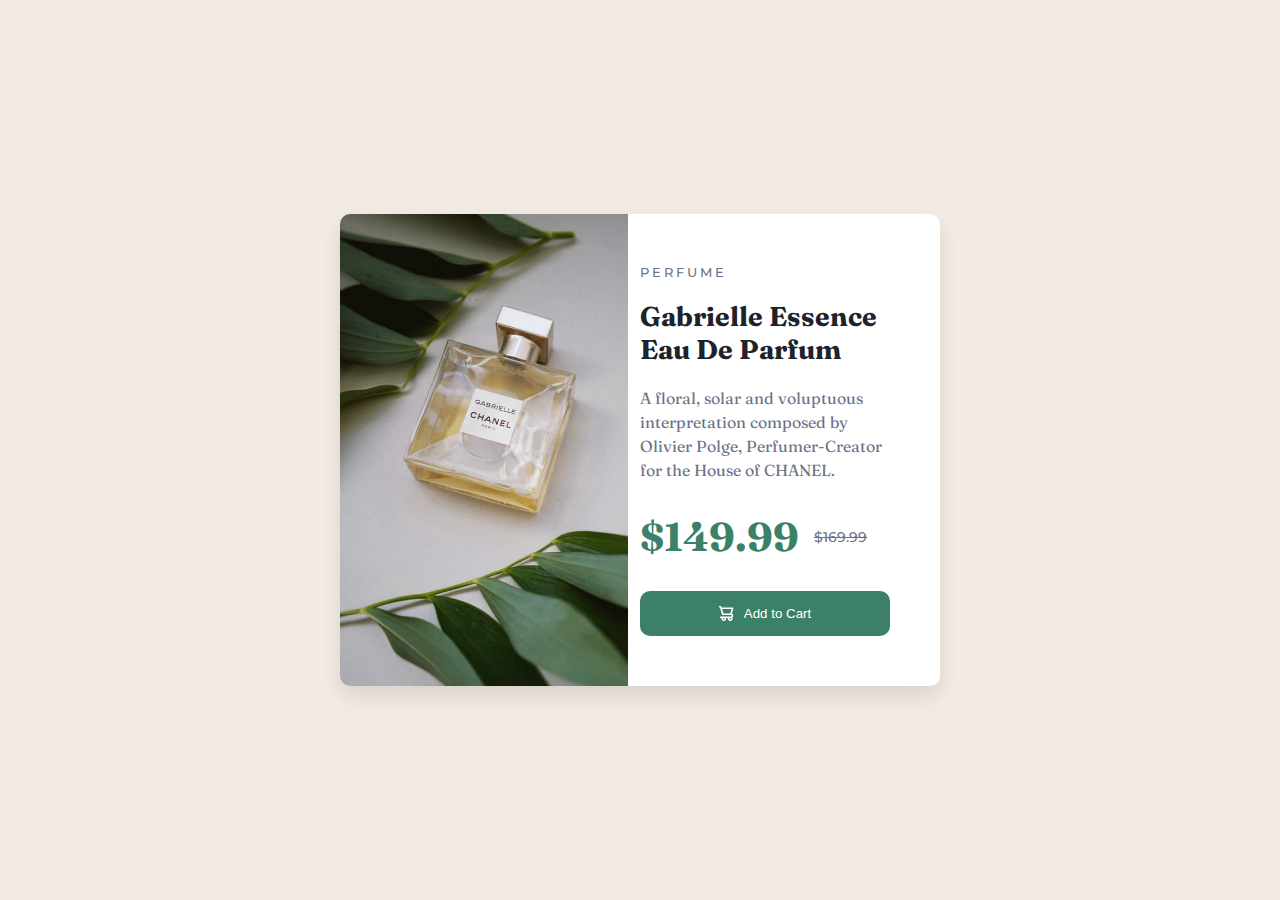
<file: index.html>
<!DOCTYPE html>
<html lang="en">
  <head>
    <meta charset="UTF-8" />
    <meta name="viewport" content="width=device-width, initial-scale=1.0" />
    <link rel="stylesheet" href="styles.css" />
    <link rel="preconnect" href="https://fonts.googleapis.com" />
    <link rel="preconnect" href="https://fonts.gstatic.com" crossorigin />
    <link
      href="https://fonts.googleapis.com/css2?family=Fraunces:ital,opsz,wght@0,9..144,100..900&family=Montserrat:ital,wght@0,100..900;1,100..900&display=swap"
      rel="stylesheet"
    />
    <title>Product Preview Card Component</title>
  </head>
  <body>
    <section class="card-container">
      <div class="background">
        <img src="./images/image-product-desktop.jpg" alt="Product image" />
      </div>
      <div class="side-card">
        <h3 class="Perfume">Perfume</h3>
        <h1>Gabrielle Essence Eau De Parfum</h1>
        <p>
          A floral, solar and voluptuous interpretation composed by Olivier
          Polge, Perfumer-Creator for the House of CHANEL.
        </p>
        <div class="span-div">
          <span class="span1">$149.99</span>
          <strike class="span2">$169.99</strike>
        </div>
        <button>
          <img src="./images/icon-cart.svg" alt="Cart icon" />
          Add to Cart
        </button>
      </div>
    </section>
  </body>
</html>
</file>
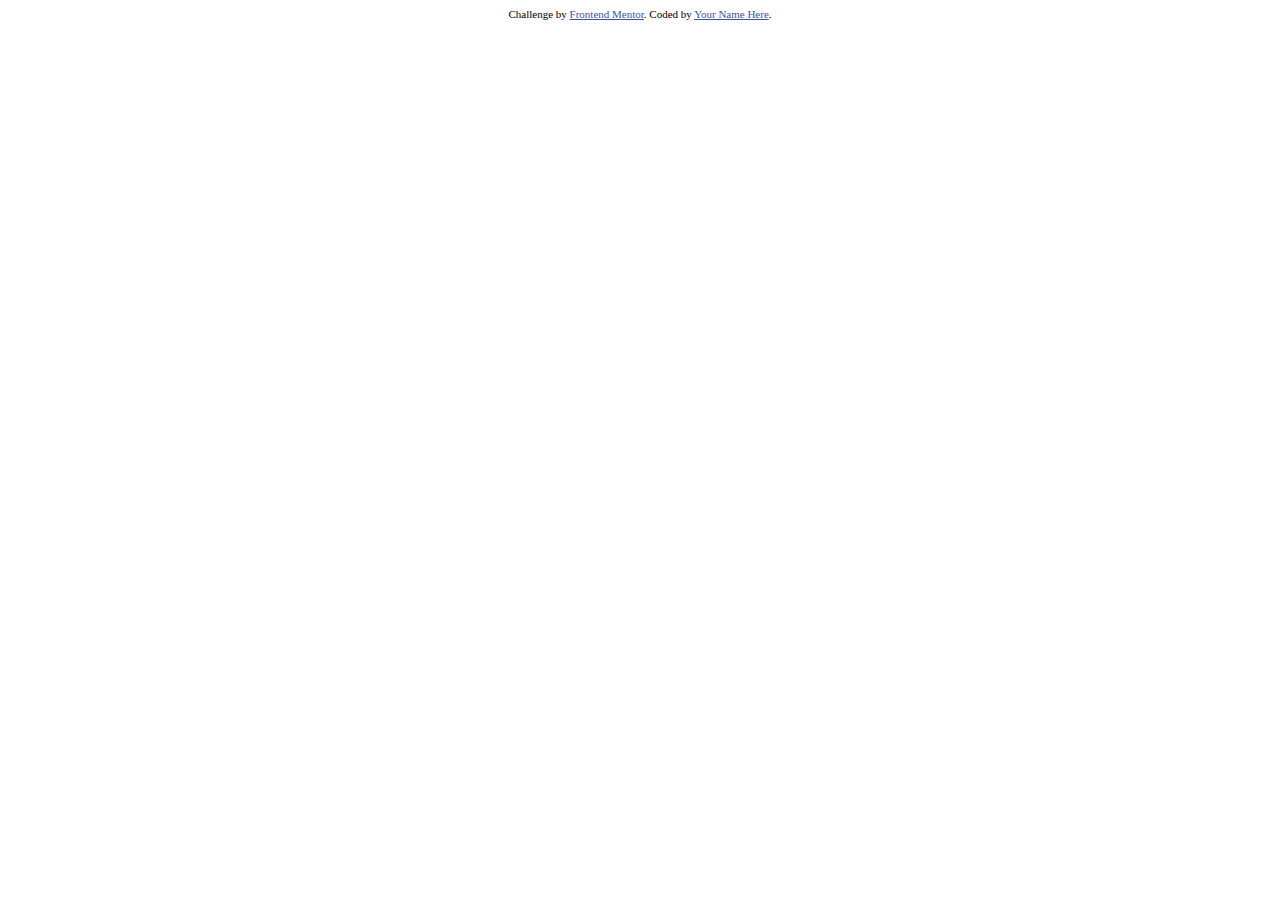
<file: main.html>
<!DOCTYPE html>
<html lang="en">
  <head>
    <meta charset="UTF-8" />
    <meta name="viewport" content="width=device-width, initial-scale=1.0" />
    <!-- displays site properly based on user's device -->

    <link
      rel="icon"
      type="image/png"
      sizes="32x32"
      href="./images/favicon-32x32.png"
    />

    <title>Frontend Mentor | Product preview card component</title>

    <!-- Feel free to remove these styles or customise in your own stylesheet 👍 -->
    <style>
      .attribution {
        font-size: 11px;
        text-align: center;
      }
      .attribution a {
        color: hsl(228, 45%, 44%);
      }
    </style>
  </head>
  <body>
    <div class="attribution">
      Challenge by
      <a href="https://www.frontendmentor.io?ref=challenge" target="_blank"
        >Frontend Mentor</a
      >. Coded by <a href="#">Your Name Here</a>.
    </div>
  </body>
</html>
</file>
<file: styles.css>
* {
  margin: 0;
  padding: 0;
  box-sizing: border-box;
}

body {
  font-family: "Montserrat", sans-serif;
  background-color: var(--Cream);
  display: flex;
  justify-content: center;
  align-items: center;
  min-height: 100vh;
}

:root {
  --Darkcyan: hsl(158, 36%, 37%);
  --Cream: hsl(30, 38%, 92%);
  --Verydarkblue: hsl(212, 21%, 14%);
  --Darkgrayishblue: hsl(228, 12%, 48%);
  --White: hsl(0, 0%, 100%);
}

.card-container {
  display: flex;
  flex-direction: row;
  background-color: var(--White);
  border-radius: 10px;
  overflow: hidden;
  max-width: 600px;
  box-shadow: 0px 10px 20px rgba(0, 0, 0, 0.1);
}

.background img {
  width: 115%;
  height: 100%;
  object-fit: cover;
}

.background {
  flex: 1;
}

.side-card {
  flex: 1;
  padding: 50px;
  display: flex;
  flex-direction: column;
  justify-content: center;
}

.Perfume {
  font-family: "Montserrat", sans-serif;
  font-weight: 500;
  text-transform: uppercase;
  color: var(--Darkgrayishblue);
  letter-spacing: 3px;
  font-size: 13px;
}

h1 {
  color: var(--Verydarkblue);
  font-family: "Fraunces", serif;
  font-weight: 700;
  font-size: 27px;
  margin: 20px 0;
}

p {
  font-family: "Fraunces", serif;
  color: var(--Darkgrayishblue);
  margin-bottom: 30px;
  line-height: 1.5;
}

.span-div {
  display: flex;
  align-items: center;
  gap: 15px;
  margin-bottom: 30px;
}

.span1 {
  font-family: "Fraunces", serif;
  font-size: 40px;
  font-weight: 700;
  color: var(--Darkcyan);
}

.span2 {
  font-family: "Montserrat", sans-serif;
  font-weight: 500;
  font-size: 14px;
  color: var(--Darkgrayishblue);
}

button {
  width: 100%;
  padding: 15px;
  background-color: var(--Darkcyan);
  color: var(--White);
  border-radius: 10px;
  cursor: pointer;
  border: none;
  display: flex;
  justify-content: center;
  align-items: center;
  gap: 10px;
}

button img {
  width: 15px;
  height: 15px;
}

@media screen and (max-width: 768px) {
  .card-container {
    flex-direction: column;
    max-width: 90%;
    margin: 25px;
  }

  .background img {
    width: 100%;
    height: 300px;
  }
}
</file>
